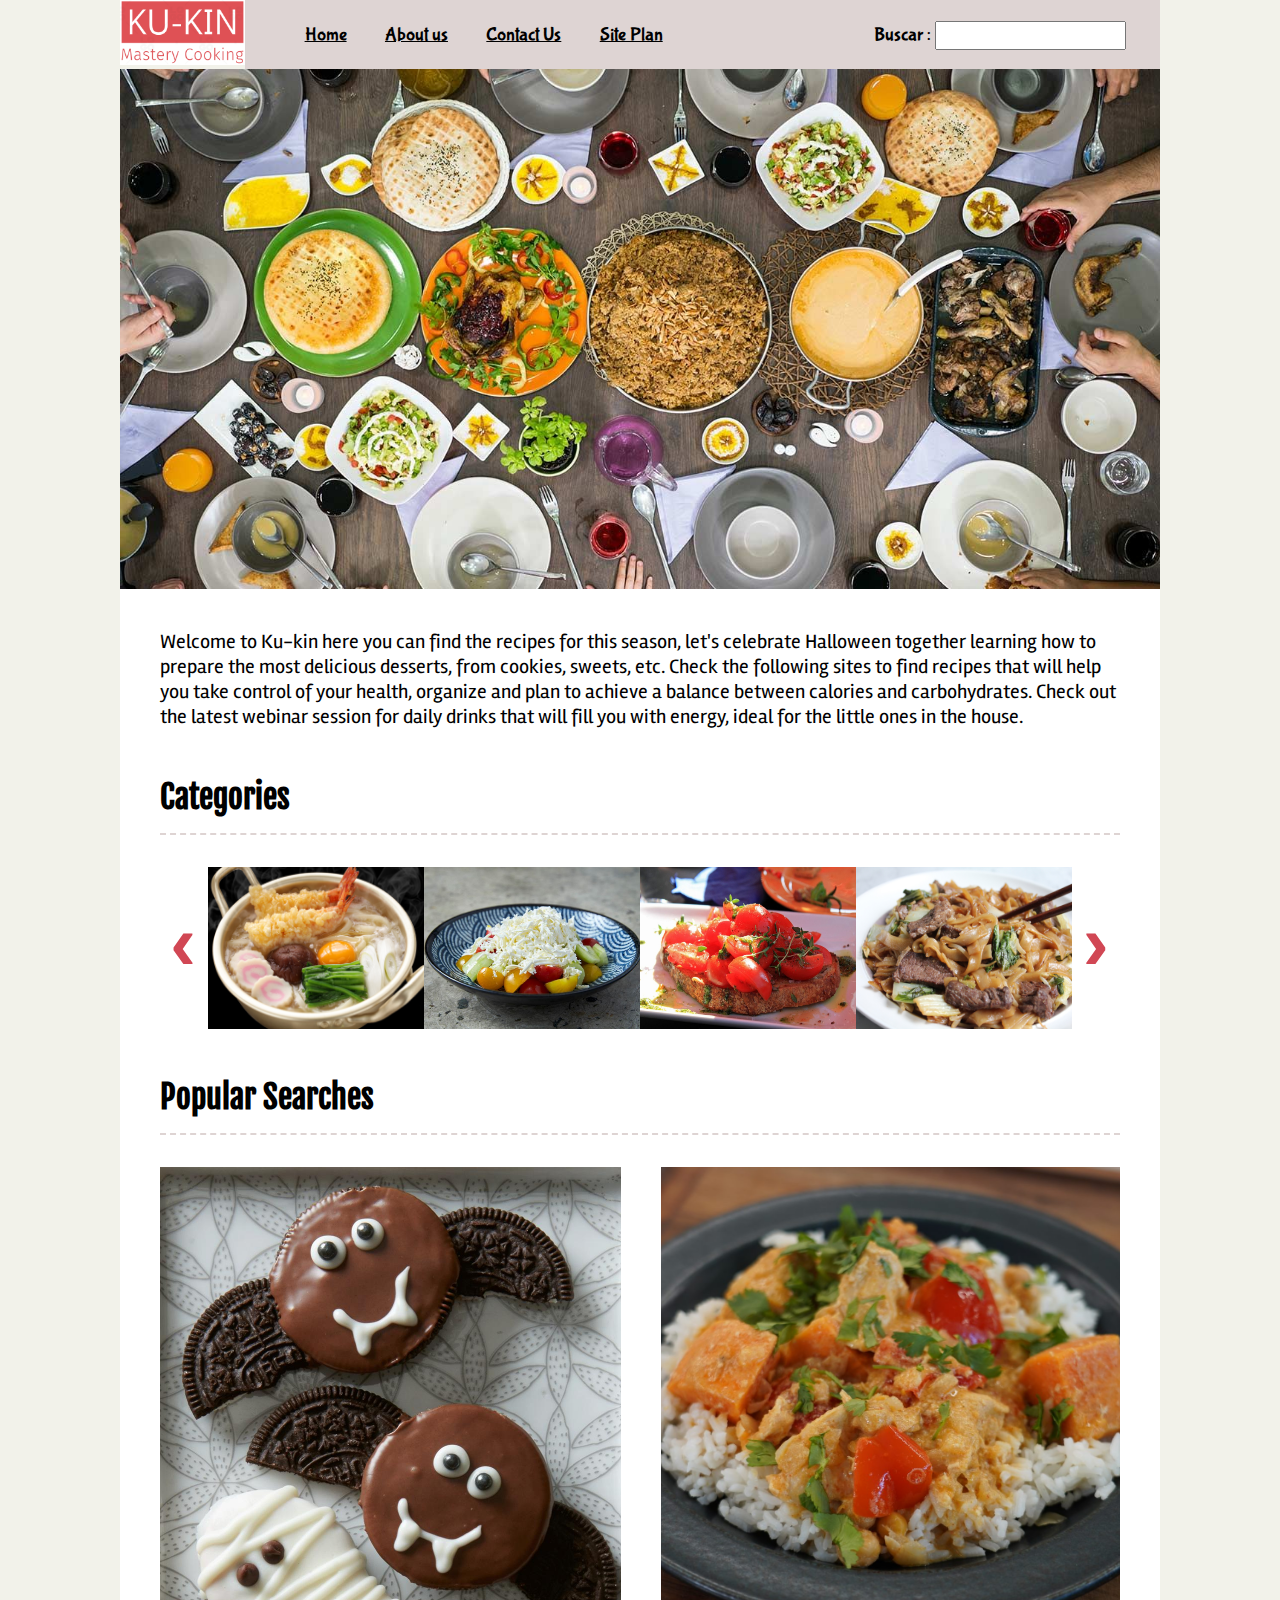
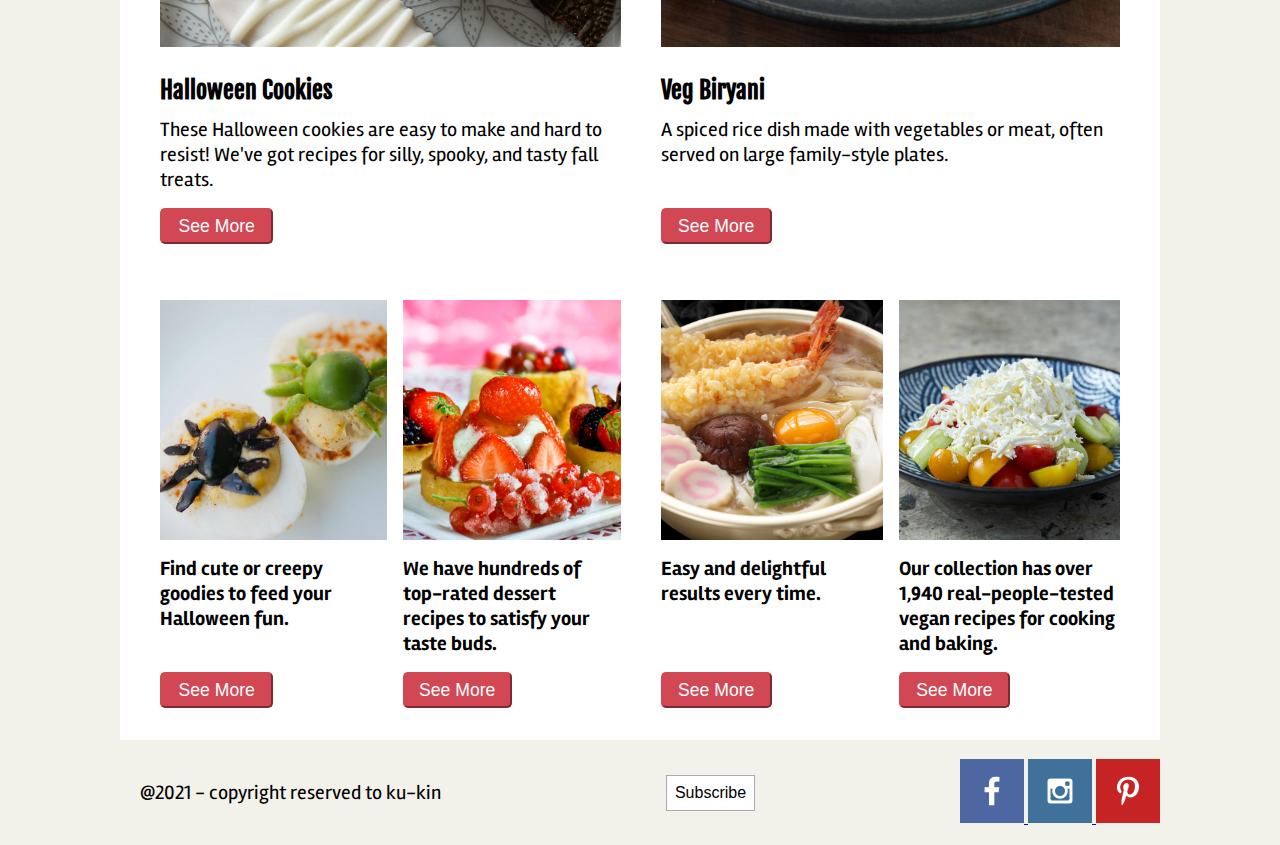
<file: index.html>
<!DOCTYPE html>
<html lang="en">
  <head>
    <meta charset="utf-8">
    <meta name="viewport" content="width=device-width, initial-scale=1">
    <title>Ku-Kin | food recipe learning site</title>
    <link rel="stylesheet" href="style.css">
  </head>
  <body>
    <header class="header">
      <div class="logo-box">
          <img src="assets/kukin-logo.png" alt="Ku-kin logo" class="logo-img" />
      </div>
      <nav class="navigation">
          <ul>
              <li><a href="index.html">Home</a></li>
              <li><a href="about.html">About us</a></li>
              <li><a href="contact.html">Contact Us</a></li>
              <li><a href="site-plan.html">Site Plan</a></li>
              <li class="input-search">
                <label>
                  Buscar : 
                  <input type="search" style="padding: 5px;">
                </label>
              </li>
          </ul>
      </nav>
    </header>
    <main>
      <div class="banner">
        <img src="assets/banner.jpg" alt="banner.jpg">
      </div>
      <div class="content">
        <p class="introduction">
          Welcome to Ku-kin here you can find the recipes for this season, let's celebrate Halloween together learning how to prepare the most delicious desserts, from cookies, sweets, etc. Check the following sites to find recipes that will help you take control of your health, organize and plan to achieve a balance between calories and carbohydrates. Check out the latest webinar session for daily drinks that will fill you with energy, ideal for the little ones in the house.
        </p>
        <h2>
          Categories
        </h2>
        <div class="carrousel-images">
          <span class="chevron chevron-left"></span>
          <img src="assets/image1.jpg" alt="image1.jpg" class="carrousel-1">
          <img src="assets/image2.jpg" alt="image2.jpg" class="carrousel-1">
          <img src="assets/image3.jpg" alt="image3.jpg" class="carrousel-1">
          <img src="assets/image4.jpg" alt="image4.jpg" class="carrousel-1">
          <span class="chevron chevron-after"></span>
        </div>
        <h2>
          Popular Searches
        </h2>
        <div class="grid-container">
          <img src="assets/recipe1.jpeg" alt="recipe1.jpeg" class="img-recipe-1">
          <div class="p-recipe-1">
            <h3>Halloween Cookies</h3>
            <p>These Halloween cookies are easy to make and hard to resist! We've got recipes for silly, spooky, and tasty fall treats.</p>
          </div>          
          <button type="button" class="btn-recipe-1">See More</button>
          <img src="assets/recipe2.jpeg" alt="recipe2.jpeg" class="img-recipe-2">
          <div class="p-recipe-2">
            <h3>Veg Biryani</h3>
            <p>A spiced rice dish made with vegetables or meat, often served on large family-style plates.</p>
          </div>          
          <button type="button" class="btn-recipe-2">See More</button>
          <img src="assets/recipe3.jpeg" alt="recipe3.jpeg" class="img-recipe-3">
          <p class="p-recipe-3"><b>Find cute or creepy goodies to feed your Halloween fun.</b></p>
          <button type="button" class="btn-recipe-3">See More</button>
          <img src="assets/image5.jpg" alt="image5.jpg" class="img-recipe-4">
          <p class="p-recipe-4"><b>We have hundreds of top-rated dessert recipes to satisfy your taste buds.</b></p>
          <button type="button" class="btn-recipe-4">See More</button>
          <img src="assets/image1.jpg" alt="image1.jpg" class="img-recipe-5">
          <p class="p-recipe-5"><b>Easy and delightful results every time.</b></p>
          <button type="button" class="btn-recipe-5">See More</button>
          <img src="assets/image2.jpg" alt="image2.jpg" class="img-recipe-6">
          <p class="p-recipe-6"><b>Our collection has over 1,940 real-people-tested vegan recipes for cooking and baking.</b></p>
          <button type="button" class="btn-recipe-6">See More</button>
        </div>
      </div>
    </main>
    <footer class="footer">
      <div class="copyright">
        <p>
          @2021 - copyright reserved to ku-kin
        </p>
      </div>
      <button type="button" class="suscribe">Subscribe</button>
      <div class="social">
        <a href="https://www.facebook.com" target="_blank">
          <img src="assets/facebook.png" alt="facebook.png">
        </a>
        <a href="https://www.instagram.com" target="_blank">
          <img src="assets/instagram.png" alt="instagram.png">
        </a>        
        <a href="https://www.pinterest.com" target="_blank">
          <img src="assets/pinterest.png" alt="pinterest.png">
        </a>        
      </div>
    </footer>
  </body>
</html>
</file>
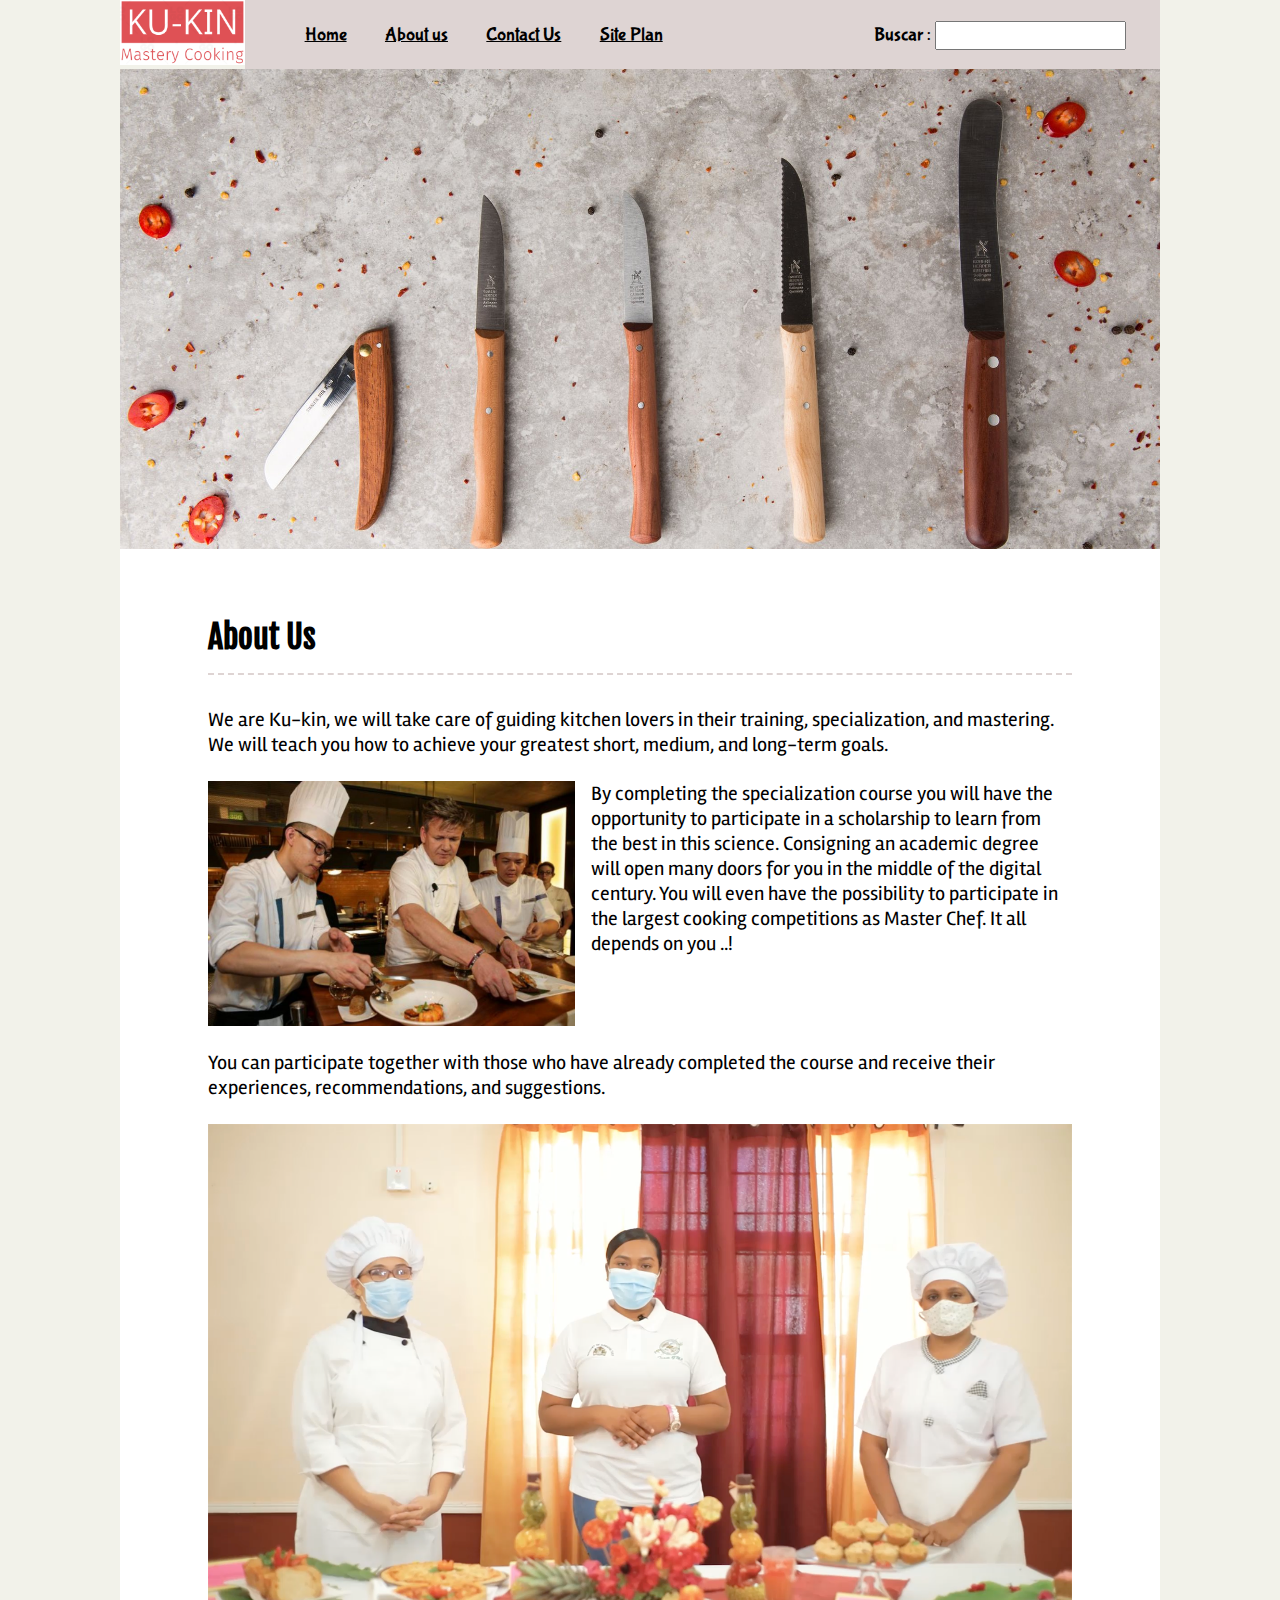
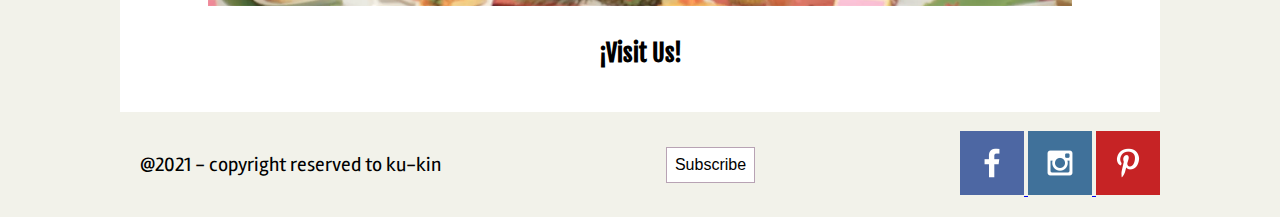
<file: about.html>
<!DOCTYPE html>
<html lang="en">

<head>
    <meta charset="utf-8">
    <meta name="viewport" content="width=device-width, initial-scale=1">
    <title>Ku-Kin | food recipe learning site</title>
    <link rel="stylesheet" href="about.css">
</head>

<body>
    <header class="header">
        <div class="logo-box">
            <img src="assets/kukin-logo.png" alt="Ku-kin logo" class="logo-img" />
        </div>
        <nav class="navigation">
            <ul>
                <li><a href="index.html">Home</a></li>
                <li><a href="about.html">About us</a></li>
                <li><a href="contact.html">Contact Us</a></li>
                <li><a href="site-plan.html">Site Plan</a></li>
                <li class="input-search">
                    <label>
                        Buscar :
                        <input type="search" style="padding: 5px;">
                    </label>
                </li>
            </ul>
        </nav>
    </header>
    <main>
        <div class="banner">
            <img src="assets/banner2.jpg" alt="banner2.jpg">
        </div>
        <div class="content">
            <h2>
                About Us
            </h2>
            <div class="grid-container">
                <p class="introduction">
                    We are Ku-kin, we will take care of guiding kitchen lovers in their training, specialization, and mastering. We will teach you how to achieve your greatest short, medium, and long-term goals.
                </p>
                <img src="assets/aboutus-2.jpg" alt="aboutus-2.jpg" class="image-about-2">
                <p class="introduction-2">
                    By completing the specialization course you will have the opportunity to participate in a scholarship to learn from the best in this science. Consigning an academic degree will open many doors for you in the middle of the digital century. You will even have the possibility to participate in the largest cooking competitions as Master Chef. It all depends on you ..!
                </p>
                <p class="introduction-3">
                    You can participate together with those who have already completed the course and receive their experiences, recommendations, and suggestions.
                </p>
                <img src="assets/aboutus-1.jpg" alt="aboutus-1.jpg" class="image-about-3">
            </div>
            <h3 class="text-center">
                ¡Visit Us!
            </h3>
        </div>
    </main>
    <footer class="footer">
        <div class="copyright">
            <p>
                @2021 - copyright reserved to ku-kin
            </p>
        </div>
        <button type="button" class="suscribe">Subscribe</button>
        <div class="social">
            <a href="https://www.facebook.com" target="_blank">
                <img src="assets/facebook.png" alt="facebook.png">
            </a>
            <a href="https://www.instagram.com" target="_blank">
                <img src="assets/instagram.png" alt="instagram.png">
            </a>
            <a href="https://www.pinterest.com" target="_blank">
                <img src="assets/pinterest.png" alt="pinterest.png">
            </a>
        </div>
    </footer>
</body>

</html>
</file>
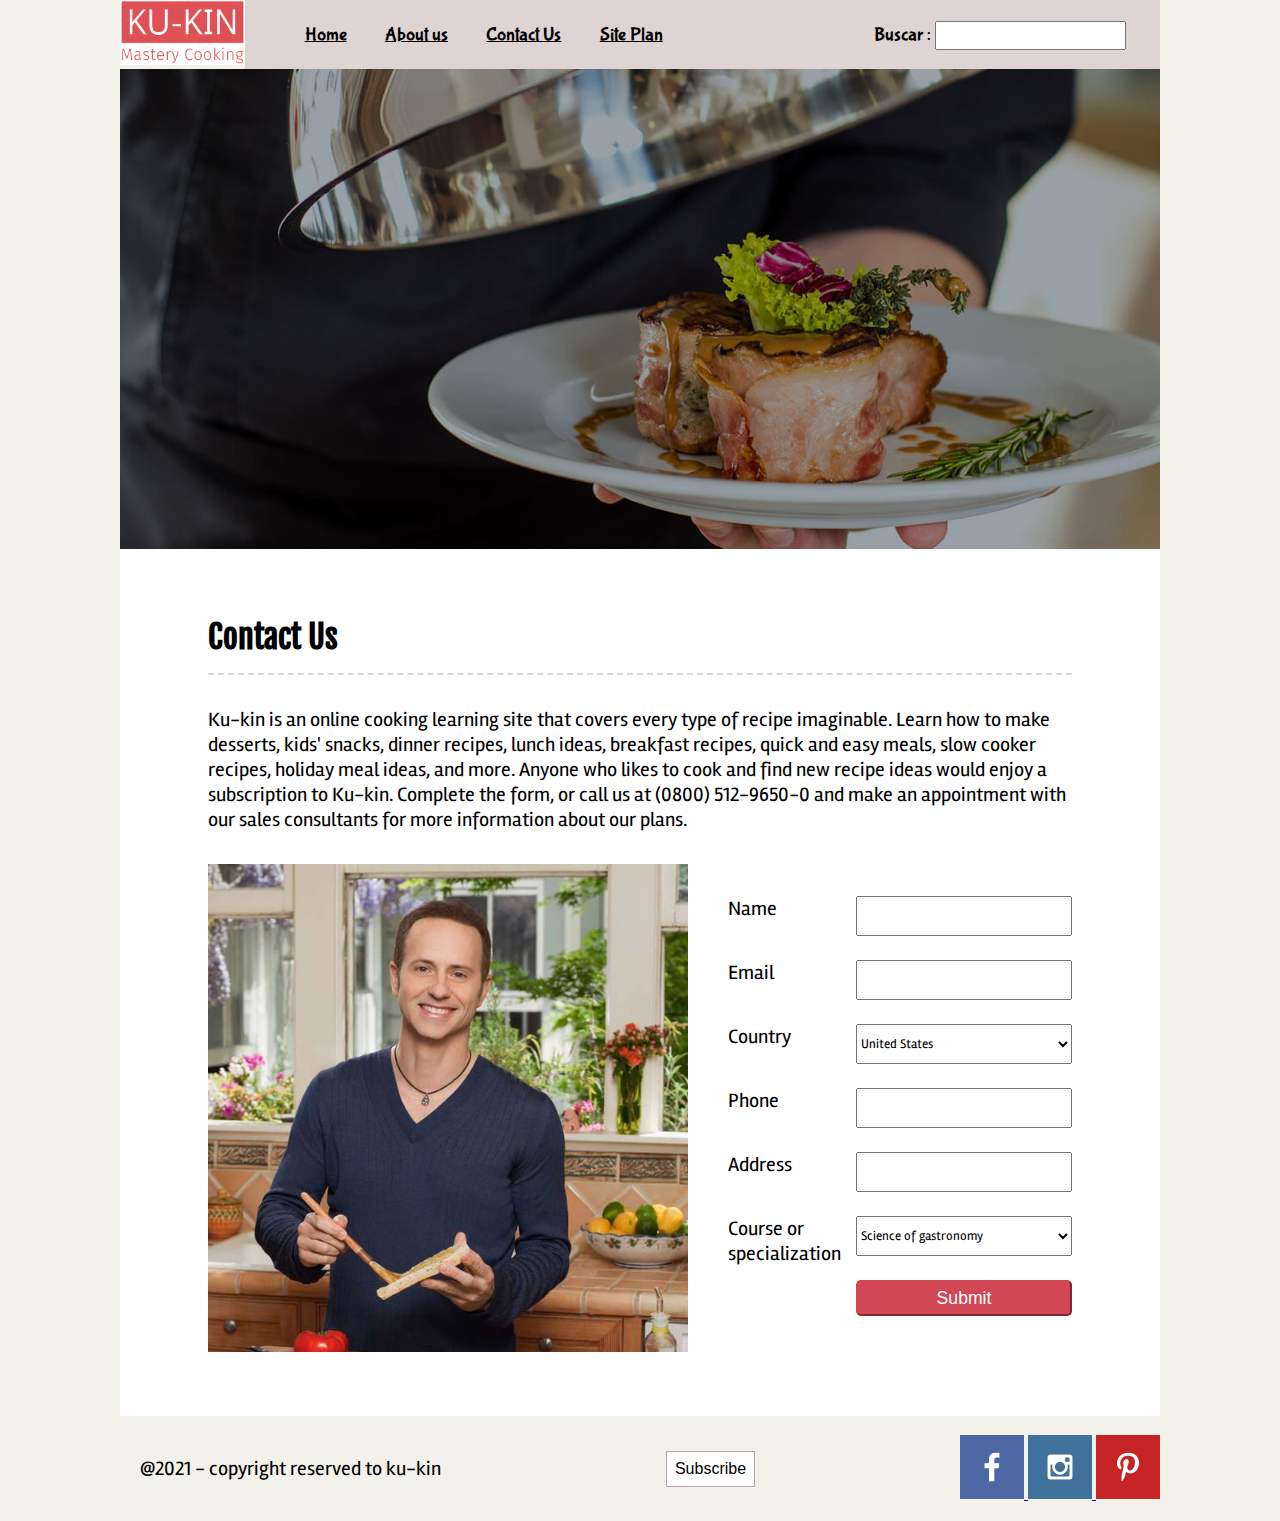
<file: contact.html>
<!DOCTYPE html>
<html lang="en">

<head>
    <meta charset="utf-8">
    <meta name="viewport" content="width=device-width, initial-scale=1">
    <title>Ku-Kin | food recipe learning site</title>
    <link rel="stylesheet" href="contact.css">
</head>

<body>
    <header class="header">
        <div class="logo-box">
            <img src="assets/kukin-logo.png" alt="Ku-kin logo" class="logo-img" />
        </div>
        <nav class="navigation">
            <ul>
                <li><a href="index.html">Home</a></li>
                <li><a href="about.html">About us</a></li>
                <li><a href="contact.html">Contact Us</a></li>
                <li><a href="site-plan.html">Site Plan</a></li>
                <li class="input-search">
                    <label>
                        Buscar :
                        <input type="search" style="padding: 5px;">
                    </label>
                </li>
            </ul>
        </nav>
    </header>
    <main>
        <div class="banner">
            <img src="assets/contactus-1.jpg" alt="banner.jpg">
        </div>
        <div class="content">
            <h2>
                Contact Us
            </h2>
            <p class="introduction">
                Ku-kin is an online cooking learning site that covers every type of recipe imaginable. Learn how to make
                desserts, kids' snacks, dinner recipes, lunch ideas, breakfast recipes, quick and easy meals, slow
                cooker recipes, holiday meal ideas, and more. Anyone who likes to cook and find new recipe ideas would
                enjoy a subscription to Ku-kin.
                Complete the form, or call us at (0800) 512-9650-0 and make an appointment with our sales consultants
                for more information about our plans.
            </p>
            <div class="grid-container">
                <img src="assets/contactus-2.jpg" alt="contactus-2.jpg" class="image-contact">
                <p class="label-contact-1">Name</p>
                <input type="text" class="input-contact-1 input-form" />
                <p class="label-contact-2">Email</p>
                <input type="text" class="input-contact-2 input-form" />
                <p class="label-contact-3">Country</p>
                <select class="select-contact-3 select-form">
                    <option>United States</option>
                    <option>Perú</option>
                </select>
                <p class="label-contact-4">Phone</p>
                <input type="text" class="input-contact-4 input-form" />
                <p class="label-contact-5">Address</p>
                <input type="text" class="input-contact-5 input-form" />
                <p class="label-contact-6">Course or specialization</p>
                <select class="select-contact-6 select-form">
                    <option>Science of gastronomy</option>
                    <option>Child Nutrition</option>
                    <option>Food Fermentation</option>
                    <option>Chef</option>
                </select>
                <div class="btn-contact-7">
                    <button type="button">Submit</button>
                </div>
            </div>
        </div>
    </main>
    <footer class="footer">
        <div class="copyright">
            <p>
                @2021 - copyright reserved to ku-kin
            </p>
        </div>
        <button type="button" class="suscribe">Subscribe</button>
        <div class="social">
            <a href="https://www.facebook.com" target="_blank">
                <img src="assets/facebook.png" alt="facebook.png">
            </a>
            <a href="https://www.instagram.com" target="_blank">
                <img src="assets/instagram.png" alt="instagram.png">
            </a>
            <a href="https://www.pinterest.com" target="_blank">
                <img src="assets/pinterest.png" alt="pinterest.png">
            </a>
        </div>
    </footer>
</body>

</html>
</file>
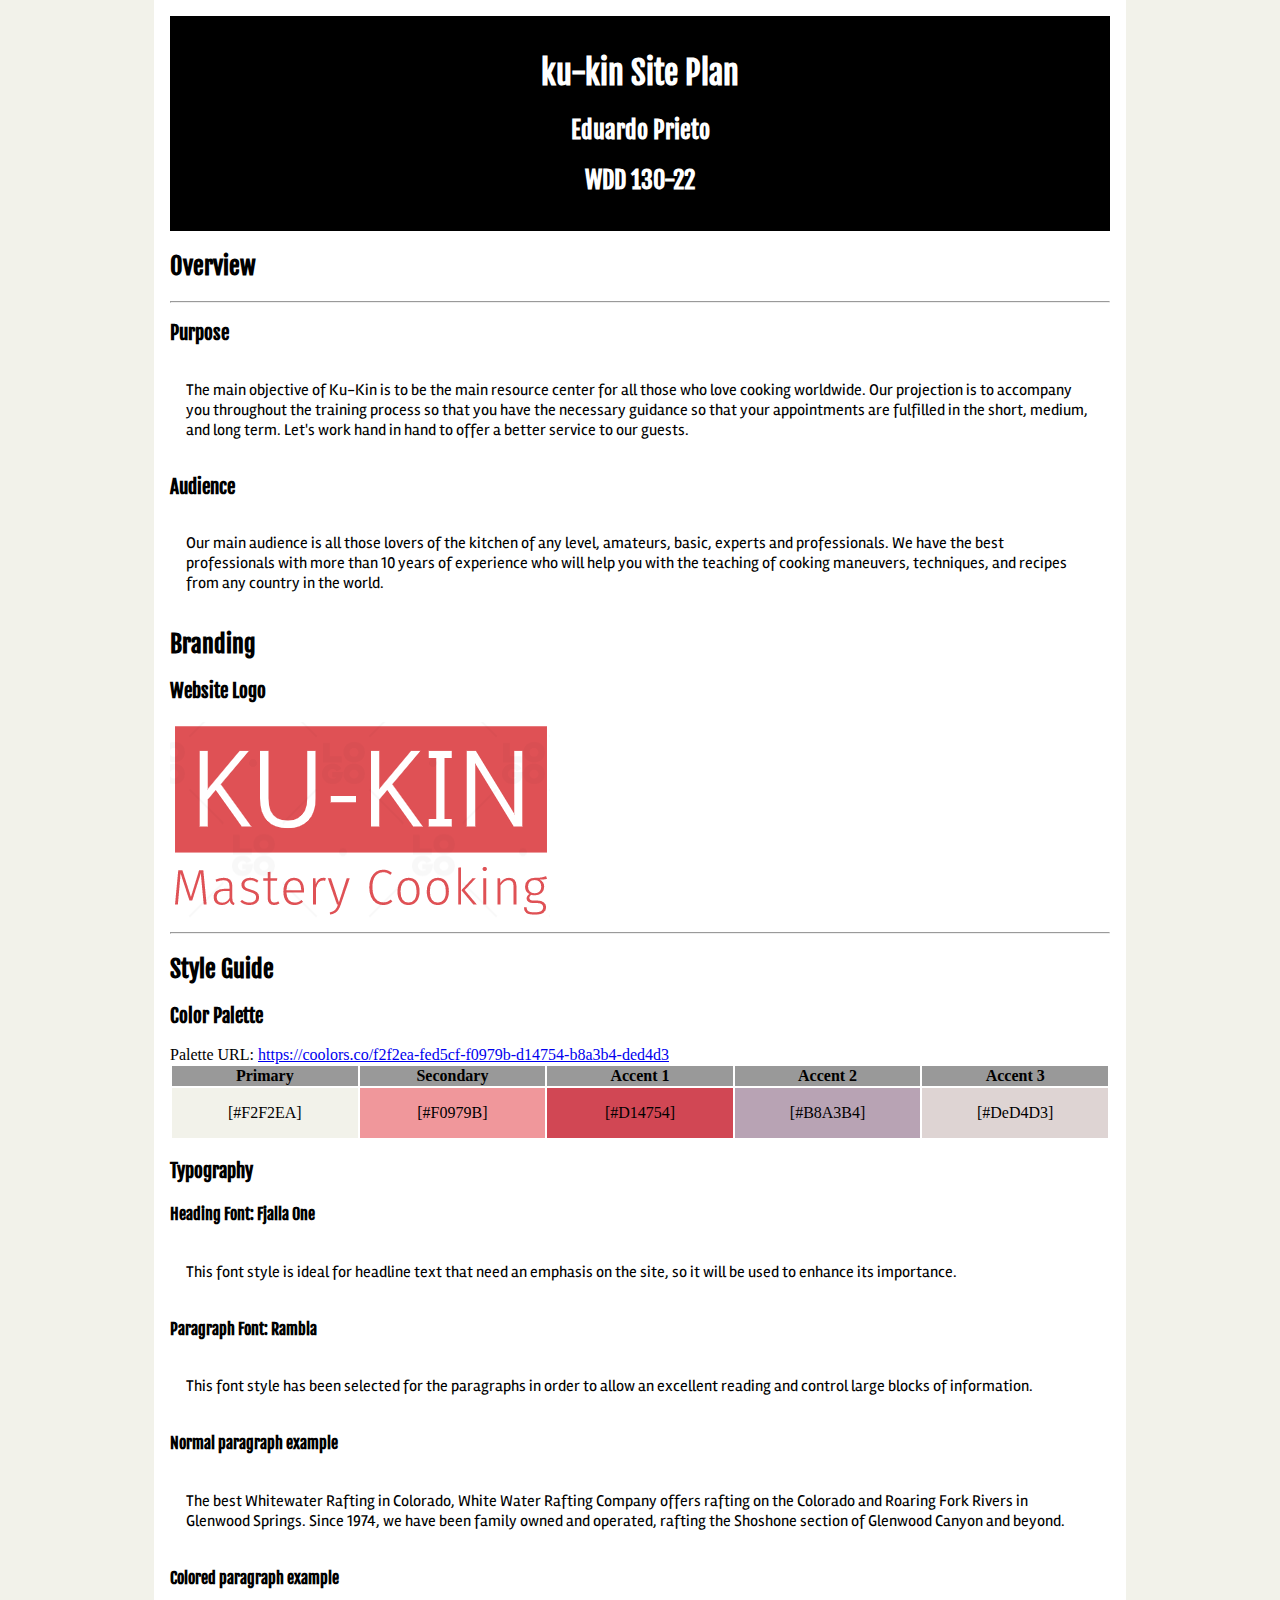
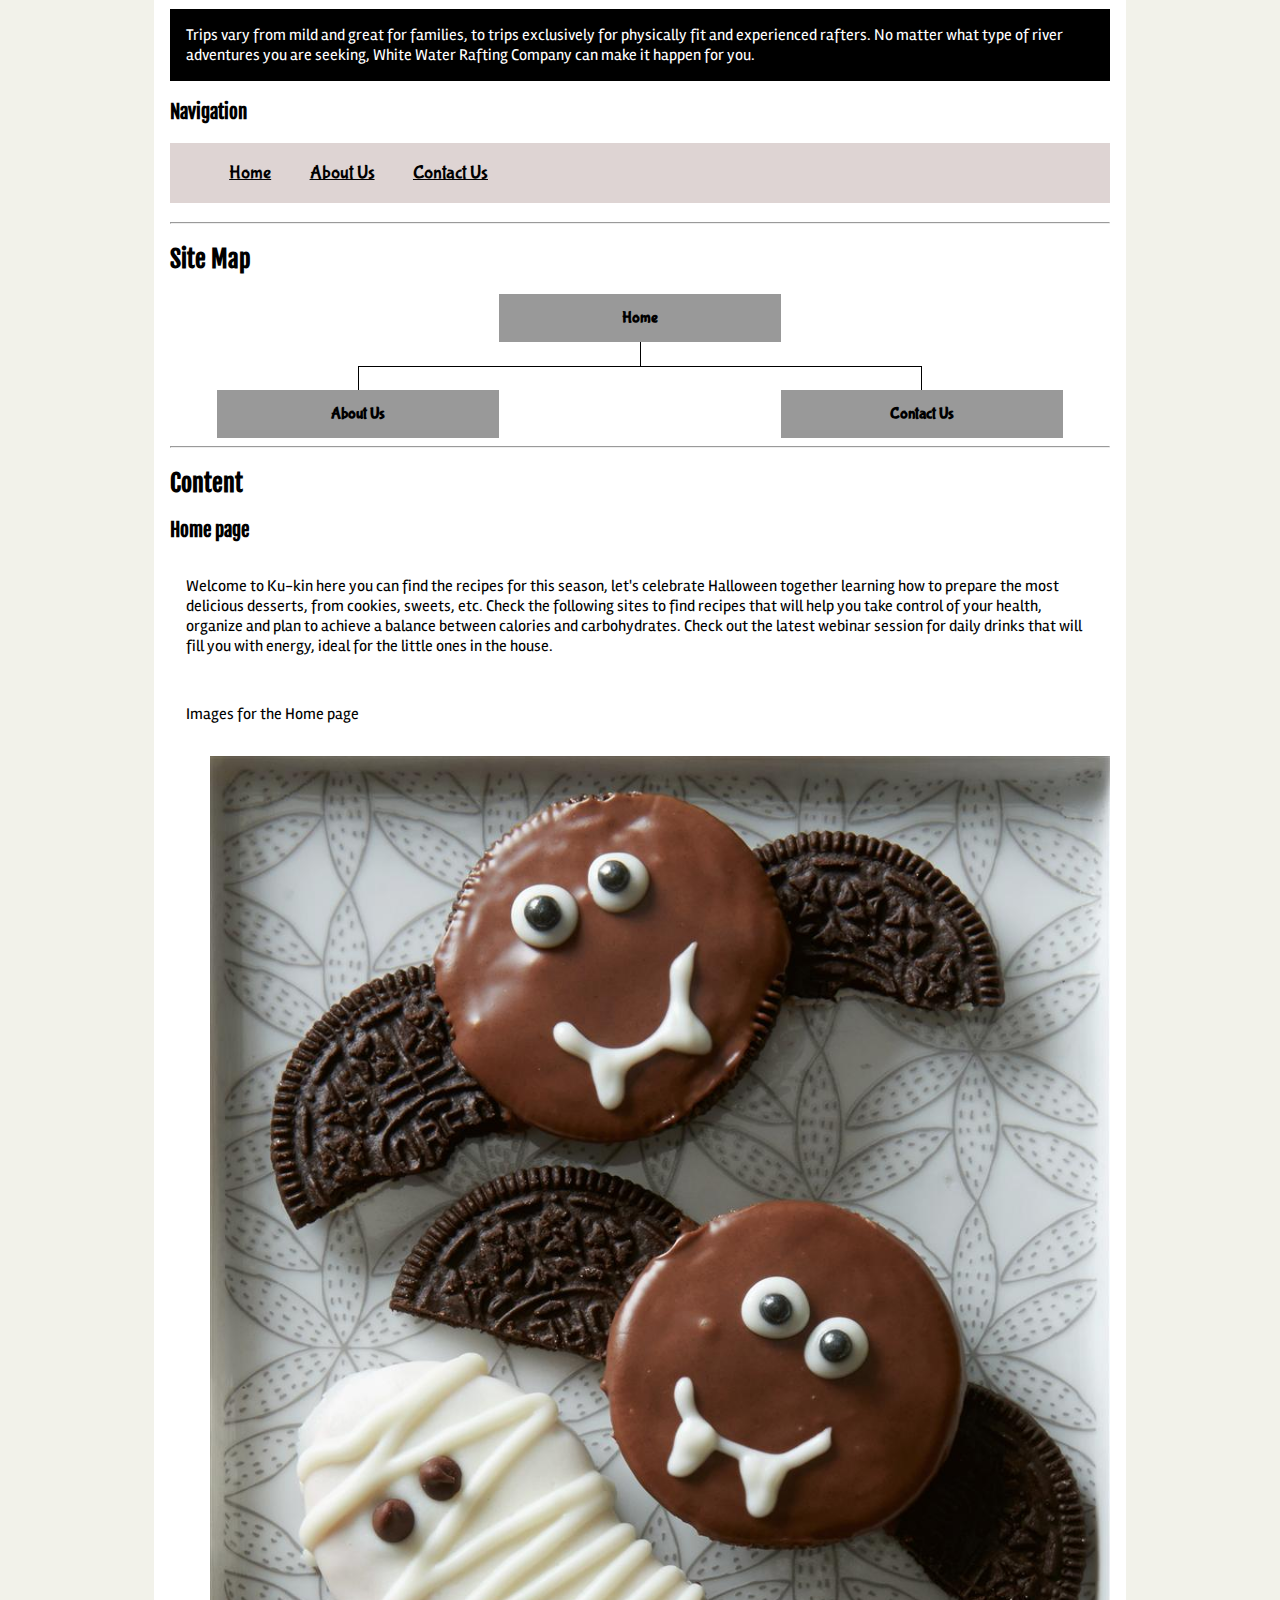
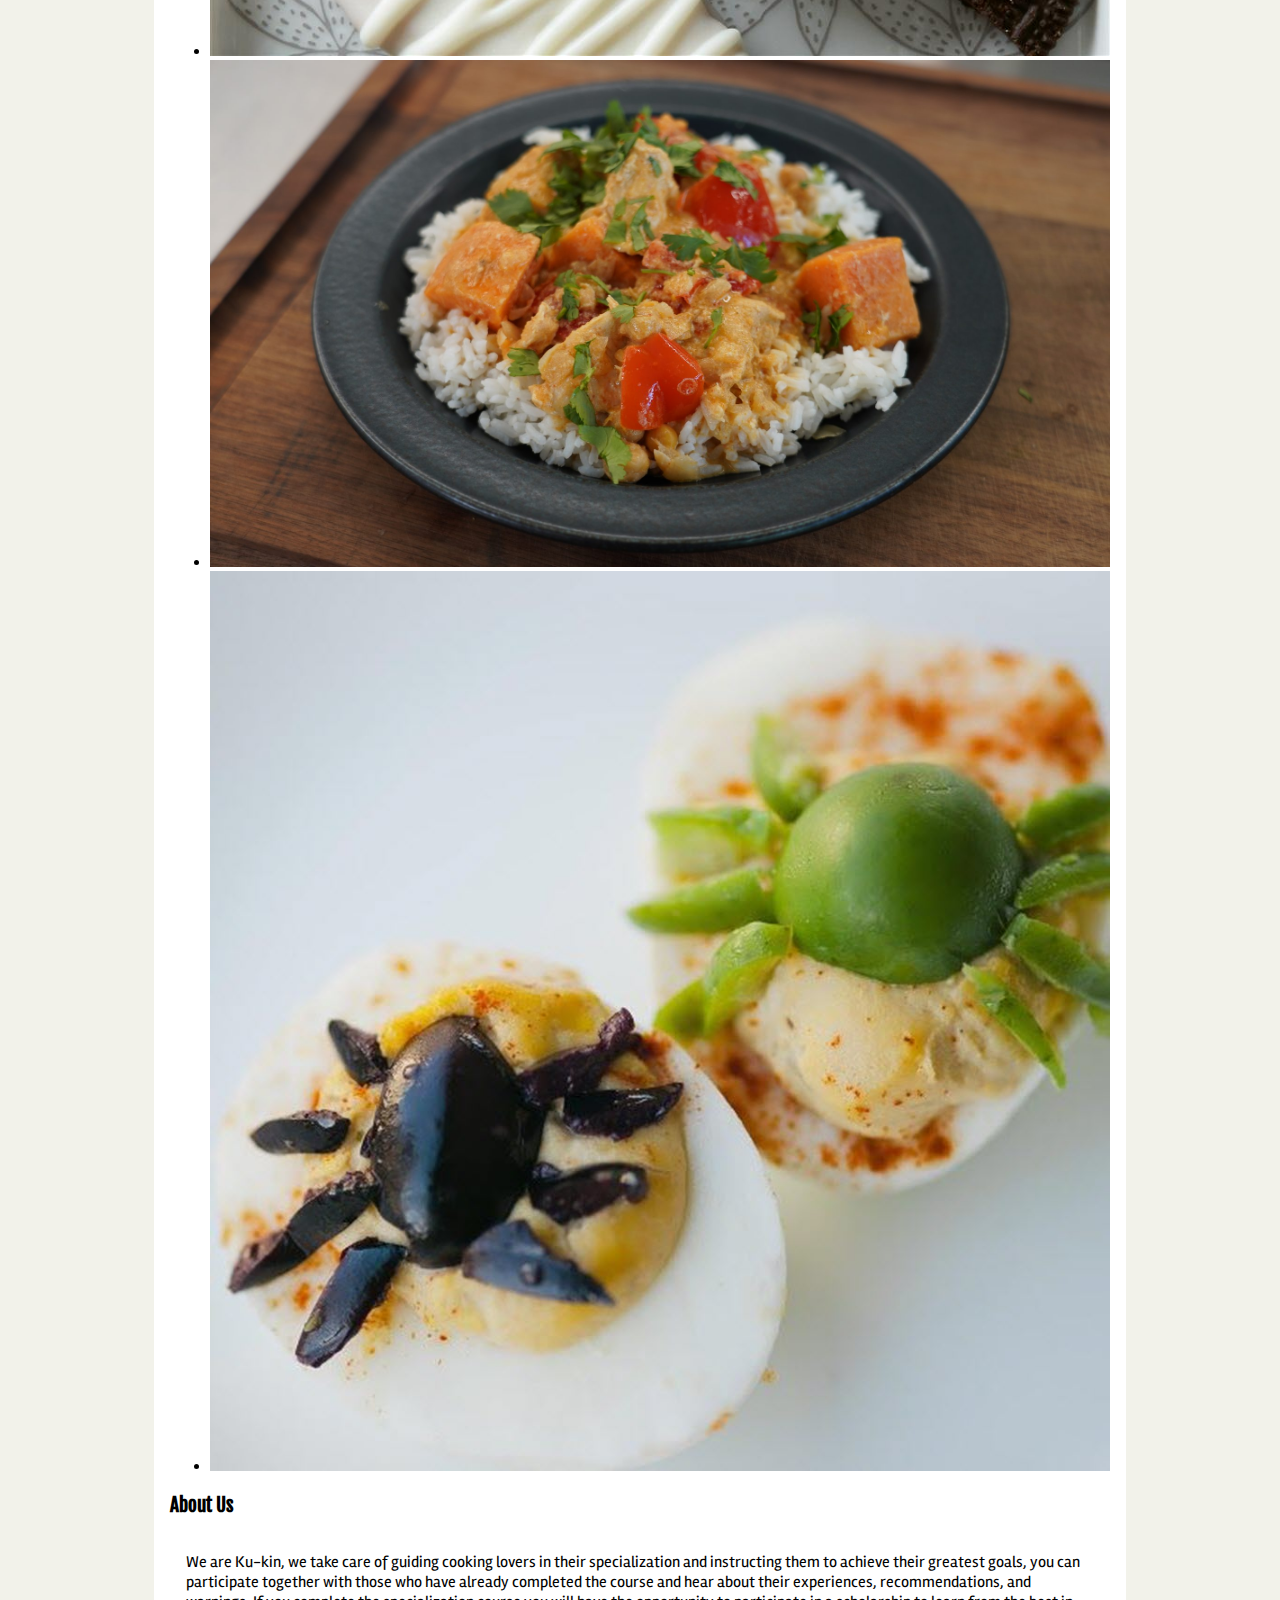
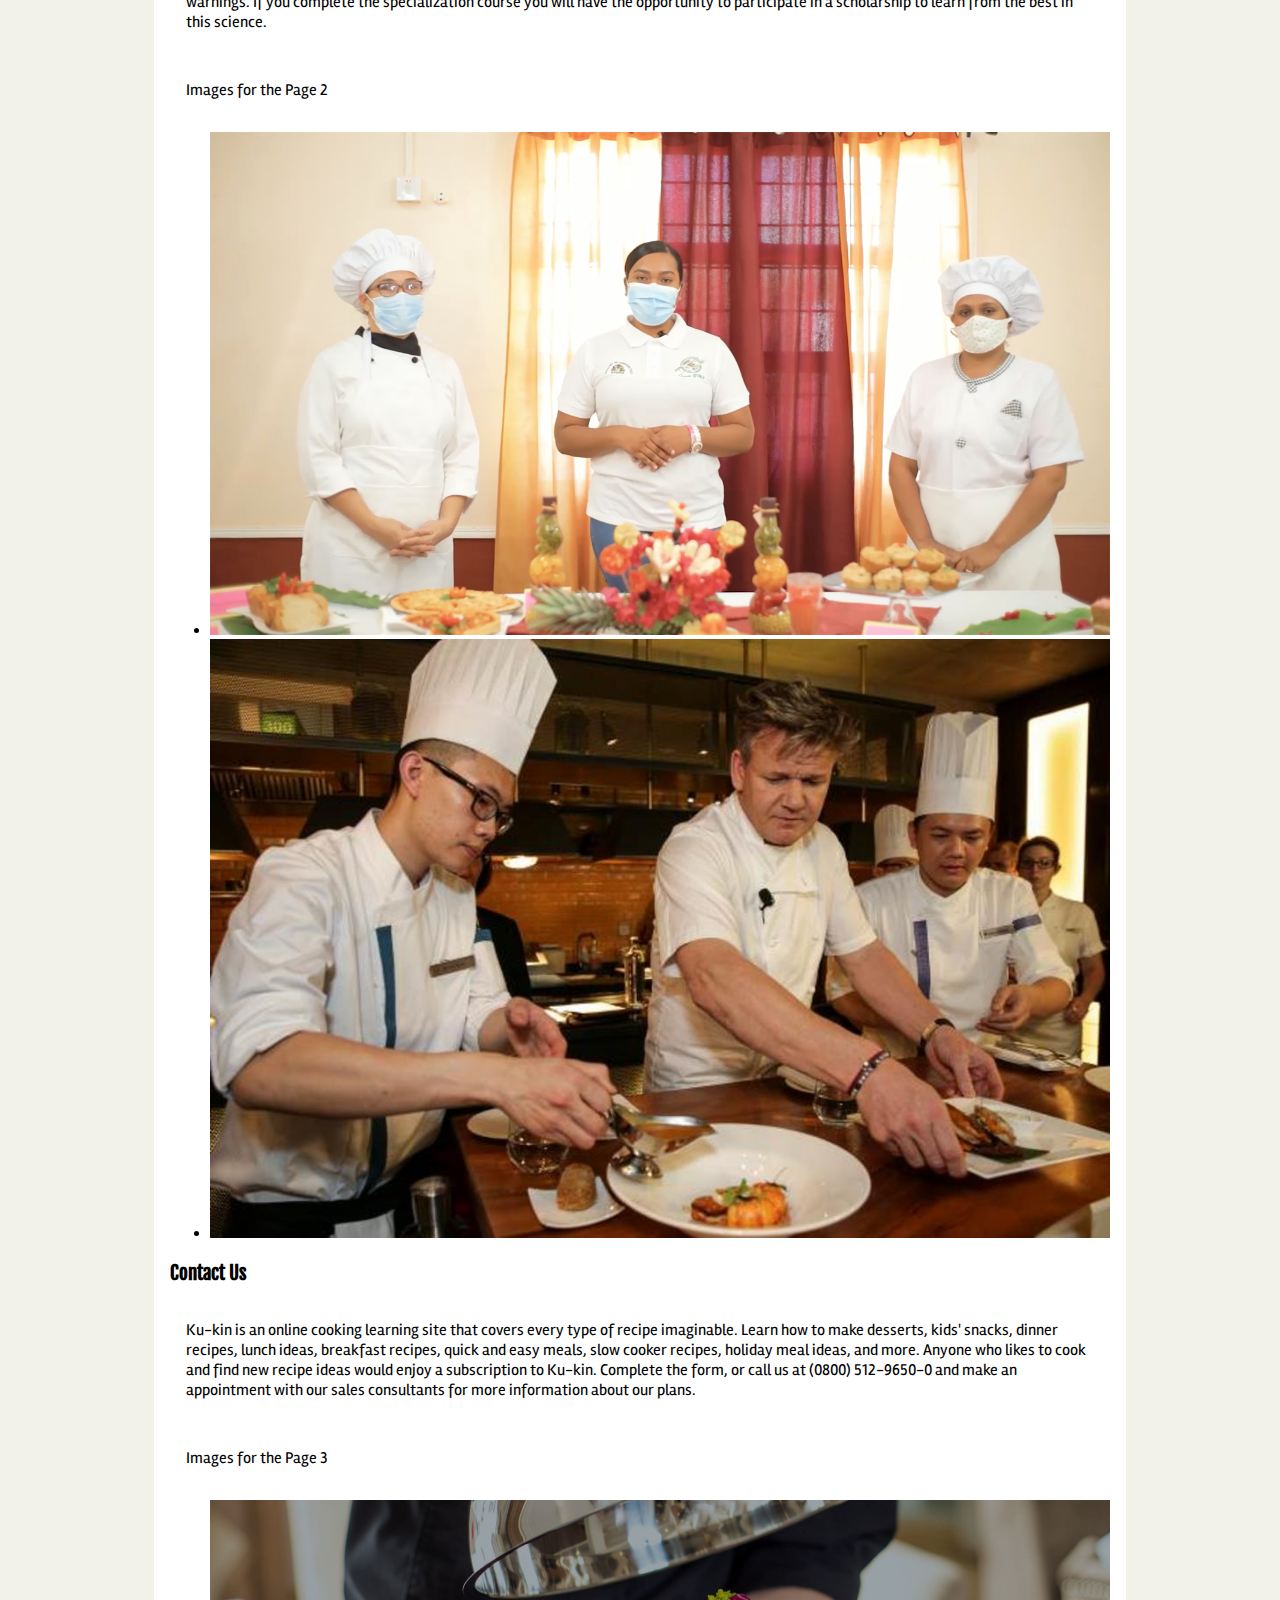
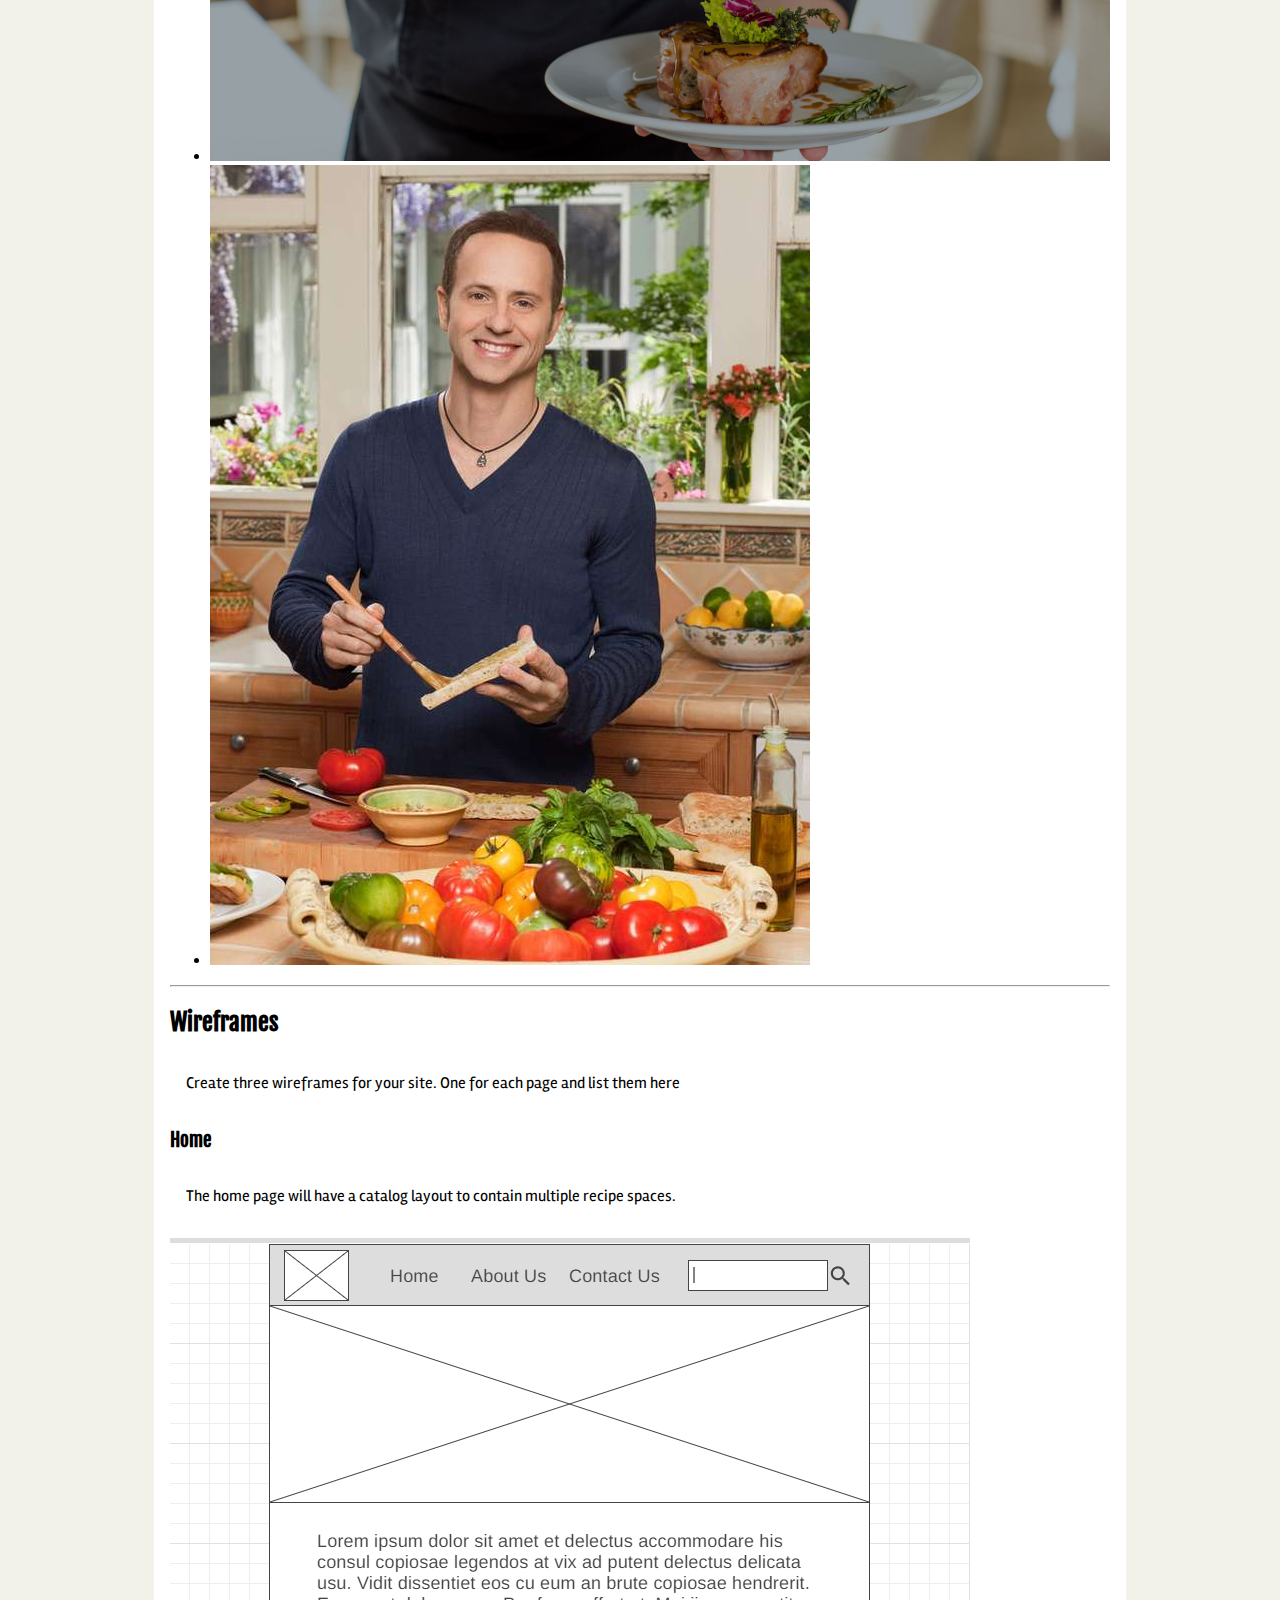
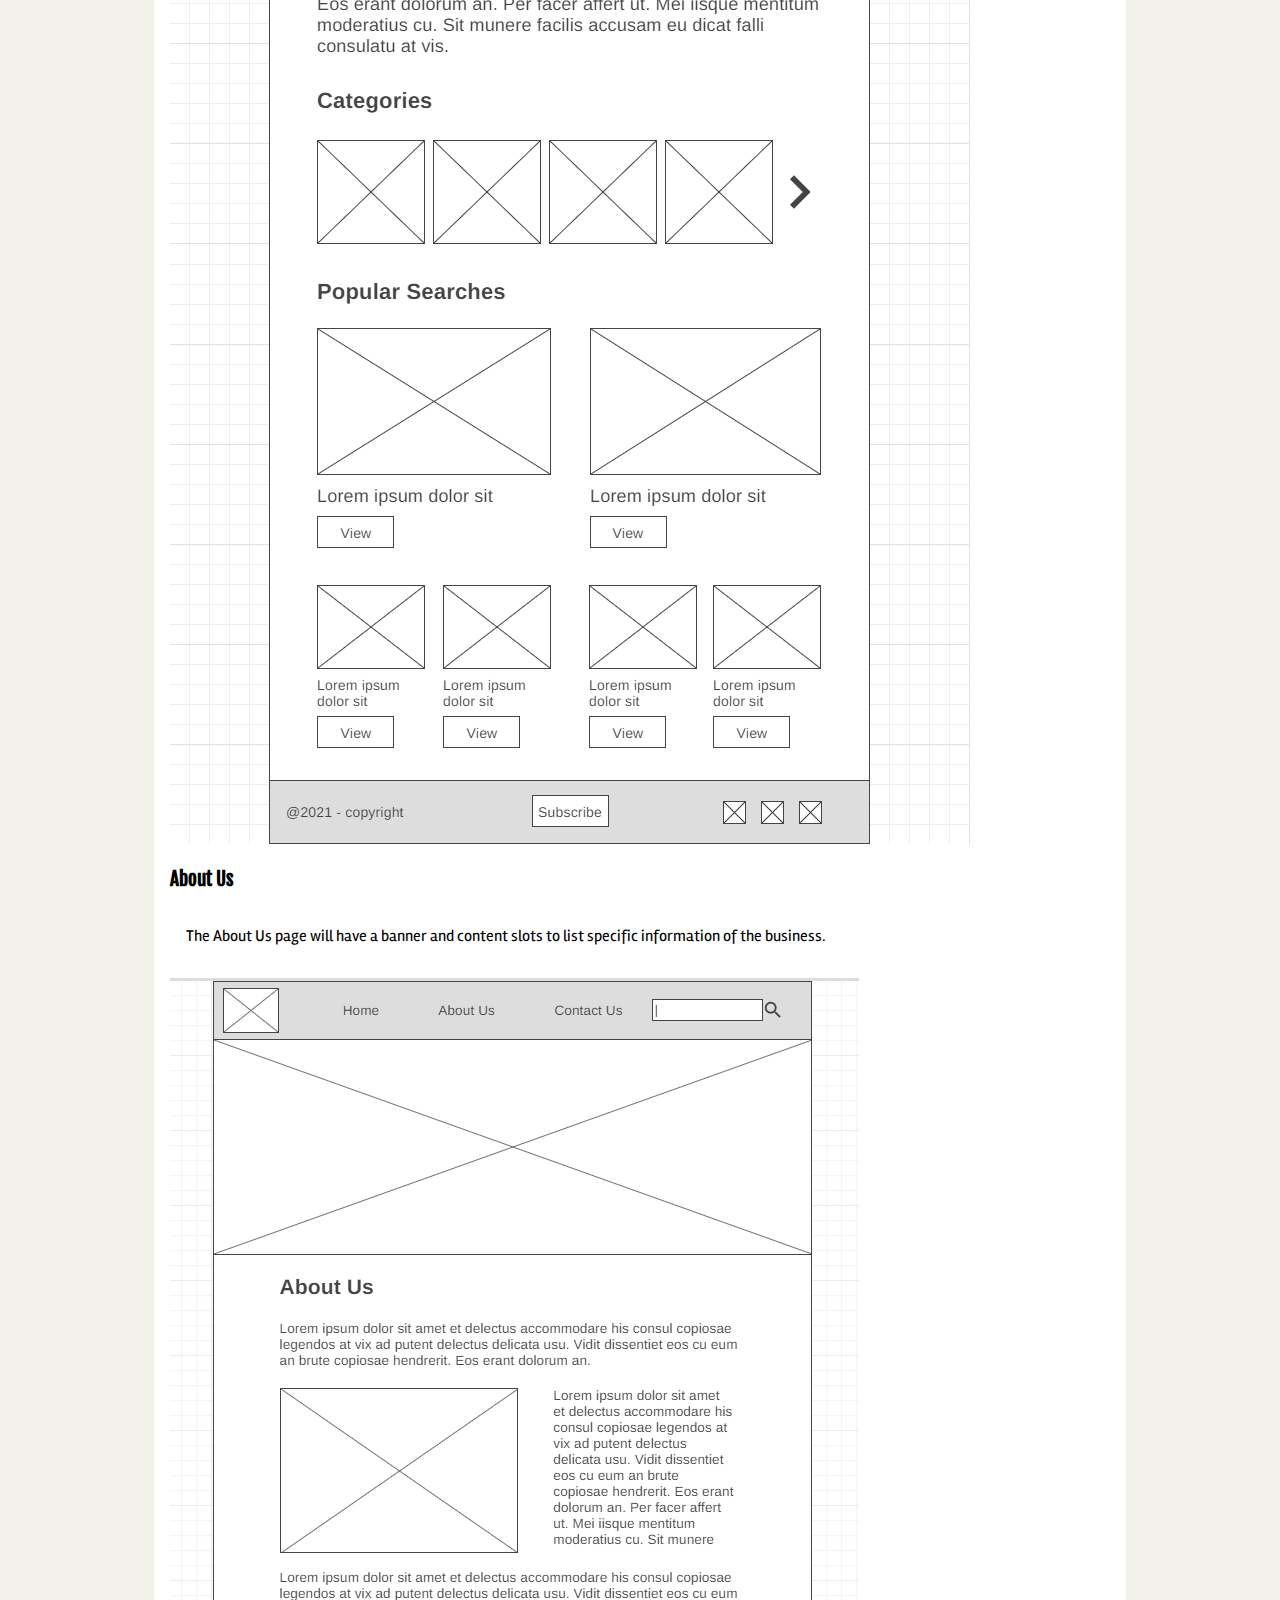
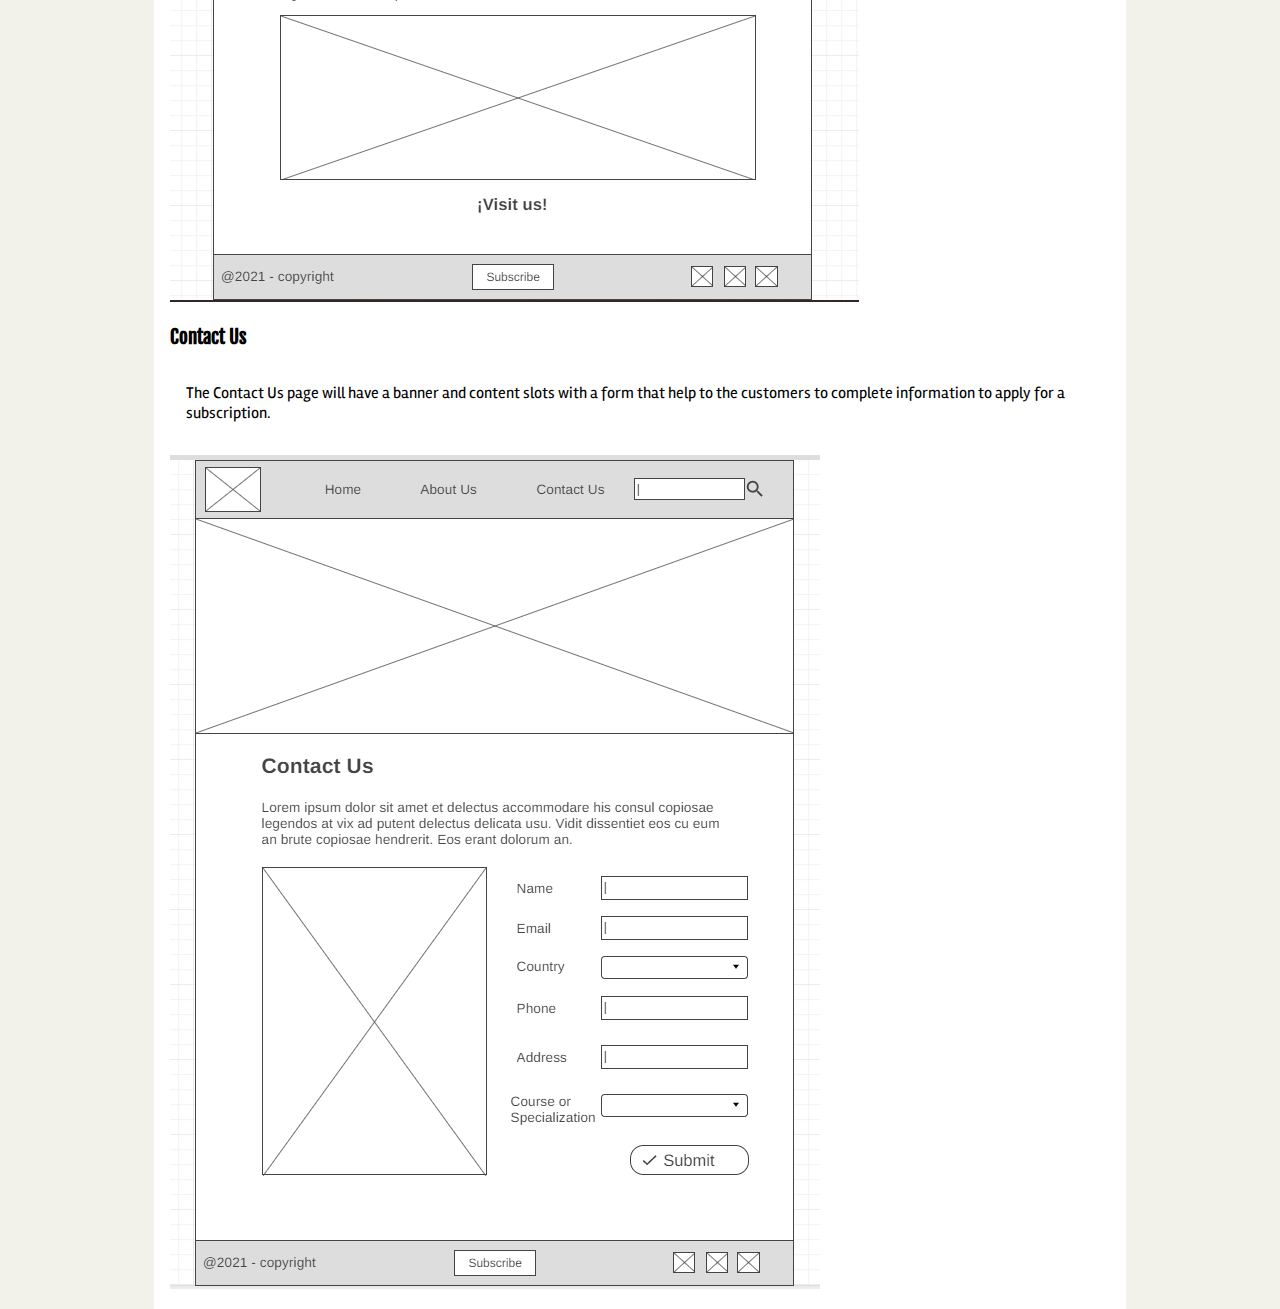
<file: site-plan.html>
<!doctype html>
<html lang="en-us">

  <head>
    <meta charset="utf-8">
    <title>Site Plan</title>
    <link type="text/css" rel="stylesheet" href="site-plan.css">
  </head>

  <body>
    <header>
      <h1>ku-kin Site Plan</h1>
      <h2>Eduardo Prieto</h2>
      <h2>WDD 130-22</h2>
      <!-- In the header above, add your name and class number. For example if you are in section 3 you would put WDD 130.03 -->
    </header>
    <main>

      <!-- ------------------------Steps 2-3------------------------------ -->
      <h2>Overview</h2>
      <hr>
      <h3>Purpose</h3>
      <p>The main objective of Ku-Kin is to be the main resource center for all those who love cooking worldwide. Our projection is to accompany you throughout the training process so that you have the necessary guidance so that your appointments are fulfilled in the short, medium, and long term. Let's work hand in hand to offer a better service to our guests.</p>  <!-- change this -->


      <h3>Audience</h3>
      <p>Our main audience is all those lovers of the kitchen of any level, amateurs, basic, experts and professionals. We have the best professionals with more than 10 years of experience who will help you with the teaching of cooking maneuvers, techniques, and recipes from any country in the world.</p>  <!-- change this -->


      <h2>Branding</h2>
      <h3>Website Logo</h3>
      <!-- Replace this with some sort of logo for your site.  A logo can be as simple as the name of your site in a nice font :) -->
      <img src="assets/kukin-logo.png" alt="Logo image">
      <hr>
      <h2>
        Style Guide
      </h2>

      <!-- ------------------------Steps 4-8------------------------------ -->

      <h3>
        Color Palette
      </h3>
      <!--  The colors you choose for a website are one of the most important decisions you will make. Follow the instructions on the activity in iLearn then return and replace the color codes below with the hex color codes (the 6 digit numbers that show at the bottom of each color) for the colors you have chosen below.  You should have at least 2 colors but do not have to fill in all 4 if you do not need them.  -->

      <!-- Copy and paste the URL to your finished palette below Make sure to paste it into both spots -->
      Palette URL: <a href="https://coolors.co/f2f2ea-fed5cf-f0979b-d14754-b8a3b4-ded4d3" target="_blank">https://coolors.co/f2f2ea-fed5cf-f0979b-d14754-b8a3b4-ded4d3</a>


      <table class="colors">
        <tr><th>Primary</th><th>Secondary</th><th>Accent 1</th><th>Accent 2</th><th>Accent 3</th></tr>
        <!-- Replace the numbers in the boxes below with your hex color codes. Then switch to the site-plan.css file and change your colors there as well. -->
        <tr><td class="primary">[#F2F2EA]</td><td class="secondary">[#F0979B]</td><td class="accent1">[#D14754]</td><td class="accent2">[#B8A3B4]</td><td class="accent3">[#DeD4D3]</td></tr>
      </table>

      <!-- ------------------------Step 9------------------------------ -->

      <h3>
        Typography
      </h3>
      <!-- Choose a font for your paragraphs (body copy) and headlines. What font(s) have you chosen? Why did you choose what you did?  Make sure to review the list of web safe fonts at W3Schools.org as a starting point.  Think also about which of your colors above you might use for background and font colors. -->

      <h4>
        Heading Font: Fjalla One  <!-- change this -->
      </h4>
      <p>
        This font style is ideal for headline text that need an emphasis on the site, so it will be used to enhance its importance.  <!-- change this -->
      </p>

      <h4>
        Paragraph Font: Rambla  <!-- change this -->
      </h4>
      <p>
        This font style has been selected for the paragraphs in order to allow an excellent reading and control large blocks of information.  <!-- change this -->
      </p>

      <h4>
        Normal paragraph example
      </h4>
      <p>
        The best Whitewater Rafting in Colorado, White Water Rafting Company offers rafting on the Colorado and Roaring Fork Rivers in Glenwood Springs.  Since 1974, we have been family owned and operated, rafting the Shoshone section of Glenwood Canyon and beyond.
      </p>
      <h4>
        Colored paragraph example
      </h4>
      <p class="colored">
        Trips vary from mild and great for families, to trips exclusively for physically fit and experienced rafters.  No matter what type of river adventures you are seeking, White Water Rafting Company can make it happen for you. 
      </p>

      <!-- ------------------------Step 10------------------------------ -->

      <h3>
        Navigation
      </h3>
      <!-- Think about how you want your navigation bar to look. In the site-plan.css file change the colors to your colors to get the look you desire. --> 
      <nav><ul>
        <li><a href="#">Home</a></li>
        <li><a href="#">About Us</a></li>
        <li><a href="#">Contact Us</a></li>
        </ul></nav>
      <hr>
      <h2>
        Site Map
      </h2>
      <div class="sitemap">
        <div class="sm-home">
          Home
        </div>
        <div class="sm-page2">
          About Us <!-- change this -->
        </div>
        <div class="sm-page3">
          Contact Us  <!-- change this -->
        </div>

        <div class="top">
          &nbsp;
        </div>
        <div class="left">
          &nbsp;
        </div>
        <div class="right">
          &nbsp;
        </div>

      </div>

      <!-- --------Content Section -------------- -->
      <hr>
      <h2>
        Content
      </h2>
      <h3>Home page</h3>
      <p>
        Welcome to Ku-kin here you can find the recipes for this season, let's celebrate Halloween together learning how to prepare the most delicious desserts, from cookies, sweets, etc.
Check the following sites to find recipes that will help you take control of your health, organize and plan to achieve a balance between calories and carbohydrates.
Check out the latest webinar session for daily drinks that will fill you with energy, ideal for the little ones in the house.
      </p>
      <p>Images for the Home page</p>
      <ul>
        <li><img src="assets/recipe1.jpeg" alt="image for homepage"></li>
        <li><img src="assets/recipe2.jpeg" alt="image for homepage"></li>
        <li><img src="assets/recipe3.jpeg" alt="image for homepage"></li>

      </ul>
      <h3>About Us</h3>
      <p>
        We are Ku-kin, we take care of guiding cooking lovers in their specialization and instructing them to achieve their greatest goals, you can participate together with those who have already completed the course and hear about their experiences, recommendations, and warnings.
If you complete the specialization course you will have the opportunity to participate in a scholarship to learn from the best in this science.
      </p>
      <p>Images for the Page 2</p>
      <ul>
        <li><img src="assets/aboutus-1.jpg" alt="image for page"></li>
        <li><img src="assets/aboutus-2.jpg" alt="image for page"></li>

      </ul>
      <h3>Contact Us</h3>
      <p>
        Ku-kin is an online cooking learning site that covers every type of recipe imaginable. Learn how to make desserts, kids' snacks, dinner recipes, lunch ideas, breakfast recipes, quick and easy meals, slow cooker recipes, holiday meal ideas, and more. Anyone who likes to cook and find new recipe ideas would enjoy a subscription to Ku-kin.
Complete the form, or call us at (0800) 512-9650-0 and make an appointment with our sales consultants for more information about our plans.
      </p>
      <p>Images for the Page 3</p>
      <ul>
        <li><img src="assets/contactus-1.jpg" alt="image for page3"></li>
        <li><img src="assets/contactus-2.jpg" alt="image for page3"></li>
      </ul>
      <hr>
      <h2>
        Wireframes
      </h2>
      <p>
        Create three wireframes for your site. One for each page and list them here</p>

      <h3>Home</h3>
      <p>         
        The home page will have a catalog layout to contain multiple recipe spaces.
      </p>
      <img src="assets/wireframeHome.PNG" alt="home page wireframe">

      <h3>About Us</h3>
      <p>         
        The About Us page will have a banner and content slots to list specific information of the business.
      </p>
      <img src="assets/wireframeAbout.PNG" alt="page 2 wireframe">

      <h3>Contact Us</h3>
      <p>         
        The Contact Us page will have a banner and content slots with a form that help to the customers to complete information to apply for a subscription.
      </p>
      <img src="assets/wireframeContact.PNG" alt="page 3 wireframe">
    </main>
  </body>

</html>
</file>
<file: style.css>
/* if you are using any Google fonts change the font names below to your fonts. 
Any spaces in your font name should be replaced with a +. 
Fonts are separated by a | */
@import url('https://fonts.googleapis.com/css2?family=Bubblegum+Sans&family=Fjalla+One&family=Rambla&display=swap');

:root {
  /* change the values below to your colors from your palette */
  --primary-color: #f2f2ea;
  --secondary-color: #f0979b;
  --accent1-color: #d14754;
  --accent2-color: #b8a3b4;
  --accent3-color: #ded4d3;

  /* change the values below to your chosen font(s) */
  --heading-font: 'Fjalla One', Helvetica, sans-serif;
  --paragraph-font: 'Rambla', Helvetica, sans-serif;
  --link-font: 'Bubblegum Sans', cursive, sans-serif;

  /* these colors below should be chosen from among your palette colors above */
  --headline-color-on-white: black;  /* headlines on a white background */ 
  --headline-color-on-color: white; /* headlines on a colored background */ 
  --paragraph-color-on-white: black; /* paragraph text on a white background */ 
  --paragraph-color-on-color: white; /* paragraph text on a colored background */ 
  --paragraph-background-color: black;
  --nav-link-color: black;
  --nav-background-color: var(--accent3-color);
  --nav-hover-link-color: black;
  --nav-hover-background-color: var(--accent2-color);
}


/*  Look around below...but DON'T CHANGE ANYTHING! */
html {
  background-color: var(--primary-color);
}
body {
  max-width: 1040px;
  margin: 0 auto;
  padding: 0;
}
img {
  max-width: 100%;
}
h1, h2, h3, h4, h5, h6 {
  font-family: var(--heading-font);
  color: var(--headline-color-on-white);
}
header {
  color: var(--paragraph-color-on-color);
}
header > h1, header > h2 {
  color: var(--headline-color-on-color);
}

p {
  font-family: var(--paragraph-font);
  color: var(--paragraph-color);
  padding: 1em;
  font-size: 1.25rem;
}

p.colored {
  background-color: var(--paragraph-background-color);
  color: var(--paragraph-color-on-color);
}

nav {
  background-color: var(--nav-background-color);
  line-height: 3em;
  text-align: center;
  font-size: 1.2em;
}
nav > ul {
  list-style-type: none;
  display: flex;
  margin: 0;
  padding-top: 5px;
}
nav a {
  padding:1em;
  min-width: 70px;
}
nav a:link, nav a:visited, nav label {
  color: var(--nav-link-color);
  font-family: var(--link-font);
}
nav a:hover {
  color: var(--nav-hover-link-color);
  background-color: var(--nav-hover-background-color);
}

.chevron {
  font-size: 6em;
  color: var(--accent1-color);
  font-weight: bold;
  font-family: monospace;
}

.chevron-left::before{
  content:"\2039";
}

.chevron-after::after{
  content:"\203A";
}

main {
  background-color: white;
}

.header {
  display: flex;
}

.content {
  padding: 1rem 2.5rem;
  padding-bottom: 2rem;
}

p.introduction {
  padding: 0;
}

h2 {
  font-size: 2em;
  padding: 0.5em 0;
  margin: 1em 0;
  border-bottom: 2px dashed var(--accent3-color);
}

h3 {
  font-size: 1.5em;
  padding: 0;
  margin: 0.5em 0;
}

.logo-box {

}

.logo-img {
  height: 65px;
}

.navigation {
  flex-grow: 1;
}

.input-search {
  flex-grow: 0.85;
  text-align: right;
}

.carrousel-images {
  display: grid;
  grid-template-columns: 3em auto auto auto auto 3em;
  align-content: center;
  align-items: center;
}

.carrousel-images img {
  width: 100%;
  height: 100%;
}

.grid-container {
  display: grid;
  grid-template-columns: auto auto 0.5rem auto auto;
  grid-template-rows: 30em auto auto 1.5em 15em auto auto;
  gap: 1rem;
}

.grid-container > img {
  width: 100%;
  height: 100%;
  object-fit: cover;
  object-position: center center;
}

.grid-container p {
  padding: 0;
  margin: 0;
}

.grid-container > button {
  padding: 0.35rem;
  max-width: 50%;
  border-radius: 5px;
  background-color: var(--accent1-color);
  color: var(--paragraph-color-on-color);
  border-color: var(--accent1-color);
  font-size: 1.1em;
  cursor: pointer;
}

.grid-container > button:hover,
.grid-container > button:focus {
  background-color: var(--accent2-color);
  border-color: var(--accent2-color);
}

.img-recipe-1 {
  grid-column: 1/3;
  grid-row: 1;
}
.p-recipe-1 {
  grid-column: 1/3;
  grid-row: 2;
}
.btn-recipe-1 {
  grid-column: 1;
  grid-row: 3;
}

.img-recipe-2 {
  grid-column: 4/6;
  grid-row: 1;
}
.p-recipe-2 {
  grid-column: 4/6;
  grid-row: 2;
}
.btn-recipe-2 {
  grid-column: 4;
  grid-row: 3;
}

.img-recipe-3 {
  grid-column: 1;
  grid-row: 5;
}
.p-recipe-3 {
  grid-column: 1;
  grid-row: 6;
}
.btn-recipe-3 {
  grid-column: 1;
  grid-row: 7;
}

.img-recipe-4 {
  grid-column: 2;
  grid-row: 5;
}
.p-recipe-4 {
  grid-column: 2;
  grid-row: 6;
}
.btn-recipe-4 {
  grid-column: 2;
  grid-row: 7;
}

.img-recipe-5 {
  grid-column: 4;
  grid-row: 5;
}
.p-recipe-5 {
  grid-column: 4;
  grid-row: 6;
}
.btn-recipe-5 {
  grid-column: 4;
  grid-row: 7;
}

.img-recipe-6 {
  grid-column: 5;
  grid-row: 5;
}
.p-recipe-6 {
  grid-column: 5;
  grid-row: 6;
}
.btn-recipe-6 {
  grid-column: 5;
  grid-row: 7;
}

.footer {
  display: flex;
  justify-content: space-between;
  align-items: center;
}

.suscribe {
  padding: 0.5rem;
  font-size: 1rem;
  background-color: white;
  border: 1px solid var(--accent2-color);
}

.suscribe:hover, .suscribe:focus {
  background-color: var(--accent3-color);
  border-color: var(--accent3-color);
}

.social > img {
  width: 50px;
  height: 50px;
}
</file>
<file: about.css>
/* if you are using any Google fonts change the font names below to your fonts. 
Any spaces in your font name should be replaced with a +. 
Fonts are separated by a | */
@import url('https://fonts.googleapis.com/css2?family=Bubblegum+Sans&family=Fjalla+One&family=Rambla&display=swap');

:root {
  /* change the values below to your colors from your palette */
  --primary-color: #f2f2ea;
  --secondary-color: #f0979b;
  --accent1-color: #d14754;
  --accent2-color: #b8a3b4;
  --accent3-color: #ded4d3;

  /* change the values below to your chosen font(s) */
  --heading-font: 'Fjalla One', Helvetica, sans-serif;
  --paragraph-font: 'Rambla', Helvetica, sans-serif;
  --link-font: 'Bubblegum Sans', cursive, sans-serif;

  /* these colors below should be chosen from among your palette colors above */
  --headline-color-on-white: black;  /* headlines on a white background */ 
  --headline-color-on-color: white; /* headlines on a colored background */ 
  --paragraph-color-on-white: black; /* paragraph text on a white background */ 
  --paragraph-color-on-color: white; /* paragraph text on a colored background */ 
  --paragraph-background-color: black;
  --nav-link-color: black;
  --nav-background-color: var(--accent3-color);
  --nav-hover-link-color: black;
  --nav-hover-background-color: var(--accent2-color);
}


/*  Look around below...but DON'T CHANGE ANYTHING! */
html {
  background-color: var(--primary-color);
}
body {
  max-width: 1040px;
  margin: 0 auto;
  padding: 0;
}
img {
  max-width: 100%;
}
h1, h2, h3, h4, h5, h6 {
  font-family: var(--heading-font);
  color: var(--headline-color-on-white);
}
header {
  color: var(--paragraph-color-on-color);
}
header > h1, header > h2 {
  color: var(--headline-color-on-color);
}

p {
  font-family: var(--paragraph-font);
  color: var(--paragraph-color);
  padding: 1em;
  font-size: 1.25rem;
}

p.colored {
  background-color: var(--paragraph-background-color);
  color: var(--paragraph-color-on-color);
}

nav {
  background-color: var(--nav-background-color);
  line-height: 3em;
  text-align: center;
  font-size: 1.2em;
}
nav > ul {
  list-style-type: none;
  display: flex;
  margin: 0;
  padding-top: 5px;
}
nav a {
  padding:1em;
  min-width: 70px;
}
nav a:link, nav a:visited, nav label {
  color: var(--nav-link-color);
  font-family: var(--link-font);
}
nav a:hover {
  color: var(--nav-hover-link-color);
  background-color: var(--nav-hover-background-color);
}

.text-center {
  text-align: center;
}

.chevron {
  font-size: 6em;
  color: var(--accent1-color);
  font-weight: bold;
  font-family: monospace;
}

.chevron-left::before{
  content:"\2039";
}

.chevron-after::after{
  content:"\203A";
}

main {
  background-color: white;
}

.header {
  display: flex;
}

.content {
  padding: 1rem 5.5rem;
  padding-bottom: 2rem;
}

h2 {
  font-size: 2em;
  padding: 0.5em 0;
  margin: 1em 0;
  border-bottom: 2px dashed var(--accent3-color);
}

h3 {
  font-size: 1.5em;
  padding: 0;
  margin: 0.5em 0;
}

.logo-img {
  height: 65px;
}

.navigation {
  flex-grow: 1;
}

.input-search {
  flex-grow: 0.85;
  text-align: right;
}

.footer {
  display: flex;
  justify-content: space-between;
  align-items: center;
}

.suscribe {
  padding: 0.5rem;
  font-size: 1rem;
  background-color: white;
  border: 1px solid var(--accent2-color);
}

.suscribe:hover, .suscribe:focus {
  background-color: var(--accent3-color);
  border-color: var(--accent3-color);
}

.social > img {
  width: 50px;
  height: 50px;
}


.grid-container {
    display: grid;
    grid-template-columns: auto auto;
    grid-template-rows: auto auto auto auto;
    column-gap: 1rem;
    row-gap: 1.5rem;
    margin: 2rem 0;
}
  
.grid-container > img {
    width: 100%;
    height: 100%;
    object-fit: cover;
    object-position: top center;
}
  
.grid-container p {
    padding: 0;
    margin: 0;
}

.image-about-2 {
    grid-column: 1;
    grid-row: 2;
}

.image-about-3 {
  grid-column: 1/3;
  grid-row: 4;
}

.introduction {
  grid-column: 1/3;
  grid-row: 1;
}

.introduction-2 {
  grid-column: 2;
  grid-row: 2;
}

.introduction-3 {
  grid-column: 1/3;
  grid-row: 3;
}

.banner img {
  max-height: 30em;
  width: 100%;
  object-fit: cover;
}

@media screen and (max-width: 1023px) {
  .grid-container {
    display: block;
  }

  .image-contact {
    /*display: none;*/
    height: 32em !important;
    margin-bottom: 2rem;
  }

  .grid-container .input-form {
    width: 98%;
    padding: 0.35em;
    margin-bottom: 1rem;
  }

  .grid-container .select-form {
    width: 100%;
    padding: 0.35em;
    margin-bottom: 1rem;
  }

  .btn-contact-7 {
    margin-top: 1rem;
  }

  .header {
    display: block;
  }

  nav > ul {
    display: block;
    text-align: left;
  }

  nav a {
    padding: 0;
  }

  .input-search {
    text-align: left;
  }

  .footer {
    display: block;
  }

  .footer .copyright p {
    padding: 0 1em;
  }

  .suscribe {
    margin: 0 1rem 1rem;
  }

  .social {
    margin: 0 1rem 1rem;
  }

  .grid-container button, .grid-container p {
    margin-bottom: 1rem;
  }
}


@media screen and (max-width: 425px) {
  .content {
    padding: 0 2.5rem 1rem;
  }
}
</file>
<file: contact.css>
/* if you are using any Google fonts change the font names below to your fonts. 
Any spaces in your font name should be replaced with a +. 
Fonts are separated by a | */
@import url('https://fonts.googleapis.com/css2?family=Bubblegum+Sans&family=Fjalla+One&family=Rambla&display=swap');

:root {
  /* change the values below to your colors from your palette */
  --primary-color: #f2f2ea;
  --secondary-color: #f0979b;
  --accent1-color: #d14754;
  --accent2-color: #b8a3b4;
  --accent3-color: #ded4d3;

  /* change the values below to your chosen font(s) */
  --heading-font: 'Fjalla One', Helvetica, sans-serif;
  --paragraph-font: 'Rambla', Helvetica, sans-serif;
  --link-font: 'Bubblegum Sans', cursive, sans-serif;

  /* these colors below should be chosen from among your palette colors above */
  --headline-color-on-white: black;  /* headlines on a white background */ 
  --headline-color-on-color: white; /* headlines on a colored background */ 
  --paragraph-color-on-white: black; /* paragraph text on a white background */ 
  --paragraph-color-on-color: white; /* paragraph text on a colored background */ 
  --paragraph-background-color: black;
  --nav-link-color: black;
  --nav-background-color: var(--accent3-color);
  --nav-hover-link-color: black;
  --nav-hover-background-color: var(--accent2-color);
}


/*  Look around below...but DON'T CHANGE ANYTHING! */
html {
  background-color: var(--primary-color);
}
body {
  max-width: 1040px;
  margin: 0 auto;
  padding: 0;
}
img {
  max-width: 100%;
}
h1, h2, h3, h4, h5, h6 {
  font-family: var(--heading-font);
  color: var(--headline-color-on-white);
}
header {
  color: var(--paragraph-color-on-color);
}
header > h1, header > h2 {
  color: var(--headline-color-on-color);
}

p {
  font-family: var(--paragraph-font);
  color: var(--paragraph-color);
  padding: 1em;
  font-size: 1.25rem;
}

p.colored {
  background-color: var(--paragraph-background-color);
  color: var(--paragraph-color-on-color);
}

nav {
  background-color: var(--nav-background-color);
  line-height: 3em;
  text-align: center;
  font-size: 1.2em;
}
nav > ul {
  list-style-type: none;
  display: flex;
  margin: 0;
  padding-top: 5px;
}
nav a {
  padding:1em;
  min-width: 70px;
}
nav a:link, nav a:visited, nav label {
  color: var(--nav-link-color);
  font-family: var(--link-font);
}
nav a:hover {
  color: var(--nav-hover-link-color);
  background-color: var(--nav-hover-background-color);
}

.chevron {
  font-size: 6em;
  color: var(--accent1-color);
  font-weight: bold;
  font-family: monospace;
}

.chevron-left::before{
  content:"\2039";
}

.chevron-after::after{
  content:"\203A";
}

main {
  background-color: white;
}

.header {
  display: flex;
}

.content {
  padding: 1rem 5.5rem;
  padding-bottom: 2rem;
}

p.introduction {
  padding: 0;
}

h2 {
  font-size: 2em;
  padding: 0.5em 0;
  margin: 1em 0;
  border-bottom: 2px dashed var(--accent3-color);
}

h3 {
  font-size: 1.5em;
  padding: 0;
  margin: 0.5em 0;
}

.logo-box {

}

.banner img {
  min-height: 30em;
  width: 100%;
  object-fit: cover;
}

.logo-img {
  height: 65px;
}

.navigation {
  flex-grow: 1;
}

.input-search {
  flex-grow: 0.85;
  text-align: right;
}

.footer {
  display: flex;
  justify-content: space-between;
  align-items: center;
}

.suscribe {
  padding: 0.5rem;
  font-size: 1rem;
  background-color: white;
  border: 1px solid var(--accent2-color);
}

.suscribe:hover, .suscribe:focus {
  background-color: var(--accent3-color);
  border-color: var(--accent3-color);
}

.social > img {
  width: 50px;
  height: 50px;
}


.grid-container {
    display: grid;
    grid-template-columns: 30em 0.5rem 7rem auto;
    grid-template-rows: 0.5rem repeat(7, 2.5rem) 0.5rem;
    column-gap: 1rem;
    row-gap: 1.5rem;
    margin: 2rem 0;
}
  
.grid-container > img {
    width: 100%;
    height: 100%;
    object-fit: cover;
    object-position: top center;
}
  
.grid-container p {
    padding: 0;
    margin: 0;
}

.grid-container input, .grid-container select {
    font-family: var(--paragraph-font);
}
  
.grid-container button {
    padding: 0.35rem;
    width: 100%;
    border-radius: 5px;
    background-color: var(--accent1-color);
    color: var(--paragraph-color-on-color);
    border-color: var(--accent1-color);
    font-size: 1.1em;
    cursor: pointer;
}
  
.grid-container button:hover,
.grid-container button:focus {
    background-color: var(--accent2-color);
    border-color: var(--accent2-color);
}

.image-contact {
    grid-column: 1;
    grid-row: 1/10;
}

.label-contact-1 {
    grid-column: 3;
    grid-row: 2;
}

.input-contact-1 {
    grid-column: 4;
    grid-row: 2;
}

.label-contact-2 {
    grid-column: 3;
    grid-row: 3;
}

.input-contact-2 {
    grid-column: 4;
    grid-row: 3;
}

.label-contact-3 {
    grid-column: 3;
    grid-row: 4;
}

.select-contact-3 {
    grid-column: 4;
    grid-row: 4;
}

.label-contact-4 {
    grid-column: 3;
    grid-row: 5;
}

.input-contact-4 {
    grid-column: 4;
    grid-row: 5;
}

.label-contact-5 {
    grid-column: 3;
    grid-row: 6;
}

.input-contact-5 {
    grid-column: 4;
    grid-row: 6;
}

.label-contact-6 {
    grid-column: 3;
    grid-row: 7;
}

.select-contact-6 {
    grid-column: 4;
    grid-row: 7;
}

.btn-contact-7 {
    grid-column: 4;
    grid-row: 8;
}

@media screen and (max-width: 1023px) {
  .grid-container {
    display: block;
  }

  .image-contact {
    /*display: none;*/
    height: 32em !important;
    margin-bottom: 2rem;
  }

  .grid-container .input-form {
    width: 98%;
    padding: 0.35em;
    margin-bottom: 1rem;
  }

  .grid-container .select-form {
    width: 100%;
    padding: 0.35em;
    margin-bottom: 1rem;
  }

  .btn-contact-7 {
    margin-top: 1rem;
  }

  .header {
    display: block;
  }

  nav > ul {
    display: block;
    text-align: left;
  }

  nav a {
    padding: 0;
  }

  .input-search {
    text-align: left;
  }

  .footer {
    display: block;
  }

  .footer .copyright p {
    padding: 0 1em;
  }

  .suscribe {
    margin: 0 1rem 1rem;
  }

  .social {
    margin: 0 1rem 1rem;
  }
}


@media screen and (max-width: 425px) {
  .content {
    padding: 0 2.5rem 1rem;
  }
}
</file>
<file: site-plan.css>
/* if you are using any Google fonts change the font names below to your fonts. 
Any spaces in your font name should be replaced with a +. 
Fonts are separated by a | */
@import url('https://fonts.googleapis.com/css2?family=Bubblegum+Sans&family=Fjalla+One&family=Rambla&display=swap');

:root {
  /* change the values below to your colors from your palette */
  --primary-color: #f2f2ea;
  --secondary-color: #f0979b;
  --accent1-color: #d14754;
  --accent2-color: #b8a3b4;
  --accent3-color: #ded4d3;

  /* change the values below to your chosen font(s) */
  --heading-font: 'Fjalla One', Helvetica, sans-serif;
  --paragraph-font: 'Rambla', Helvetica, sans-serif;
  --link-font: 'Bubblegum Sans', cursive, sans-serif;

  /* these colors below should be chosen from among your palette colors above */
  --headline-color-on-white: black;  /* headlines on a white background */ 
  --headline-color-on-color: white; /* headlines on a colored background */ 
  --paragraph-color-on-white: black; /* paragraph text on a white background */ 
  --paragraph-color-on-color: white; /* paragraph text on a colored background */ 
  --paragraph-background-color: black;
  --nav-link-color: black;
  --nav-background-color: var(--accent3-color);
  --nav-hover-link-color: black;
  --nav-hover-background-color: var(--accent2-color);
}


/*  Look around below...but DON'T CHANGE ANYTHING! */
html {
  background-color: var(--primary-color);
}
body {
  max-width: 940px;
  margin: 0 auto;
  background-color: white;
  padding: 1em;
}
img {
  max-width: 100%;
}
h1, h2, h3, h4, h5, h6 {
  font-family: var(--heading-font);
  color: var(--headline-color-on-white);
}
header {
  padding: 1em;
  text-align: center;
  color: var(--paragraph-color-on-color);
  background-color: var(--paragraph-background-color);
}
header > h1, header > h2 {
  color: var(--headline-color-on-color);
}

p {
  font-family: var(--paragraph-font);
  color: var(--paragraph-color);
  padding: 1em;
}

.colors {
  width: 100%;
  min-width: 350px;
  margin: auto;
  text-align: center;
}
.colors th {
  background-color: #999;
}
.colors td{
  width: 20%;
  height: 3em;
}

.primary {
  background-color: var(--primary-color);
}
.secondary {
  background-color: var(--secondary-color);
}
.accent1 {
  background-color: var(--accent1-color);
}
.accent2{
  background-color: var(--accent2-color);
}
.accent3{
  background-color: var(--accent3-color);
}

p.colored {
  background-color: var(--paragraph-background-color);
  color: var(--paragraph-color-on-color);
}

nav {
  background-color: var(--nav-background-color);
  line-height: 3em;
  text-align: center;
  font-size: 1.2em;
}
nav > ul {
  list-style-type: none;
  display: flex;

}
nav a {
  padding:1em;
  min-width: 70px;
}
nav a:link, nav a:visited {
  color: var(--nav-link-color);
  font-family: var(--link-font);
}
nav a:hover {
  color: var(--nav-hover-link-color);
  background-color: var(--nav-hover-background-color);
}

.sitemap {
  display: grid;
  justify-content: center;

  grid-template-columns: repeat(6, 15%);
  grid-template-rows: 3em 1.5em 1.5em 3em;
  grid-template-areas: ". . home home . ."
    ". . . top . ."
    ". left left right right ."
    "page2 page2 . . page3 page3";
}
.sitemap > div {

  text-align: center;

}
.sm-home {
  grid-area: home;
  background-color: #999;
  line-height: 3em;
  font-weight: bold;
  font-family: var(--link-font);
}
.sm-page2 {
  grid-area: page2;
  background-color: #999;
  line-height: 3em;
  font-weight: bold;
  font-family: var(--link-font);
}
.sm-page3 {
  grid-area: page3;
  background-color: #999;
  line-height: 3em;
  font-weight: bold;
  font-family: var(--link-font);
}

.top {
  grid-area: top;
  border-left: 1px solid;
}

.left {
  grid-area: left;
  border-top: 1px solid;
  border-left: 1px solid;
}

.right {
  grid-area: right;
  border-top: 1px solid;
  border-right: 1px solid;
}
</file>
